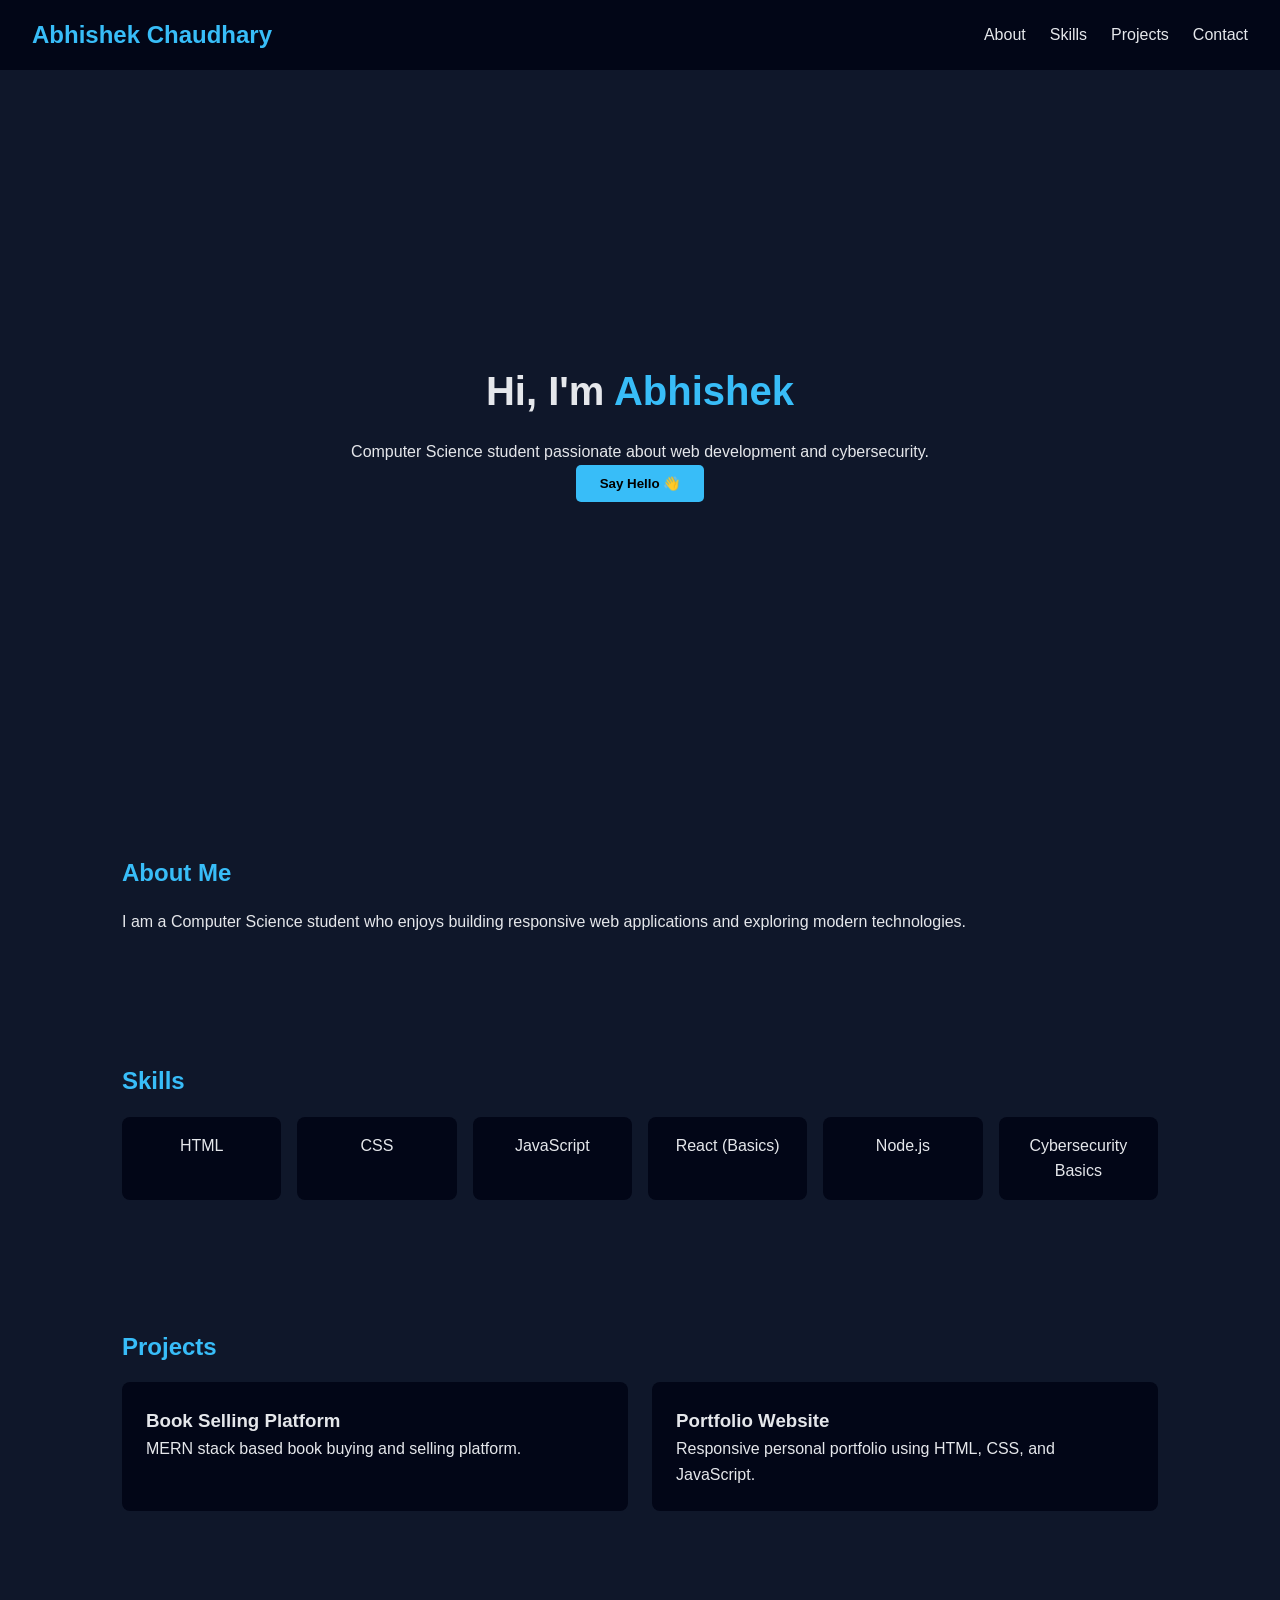
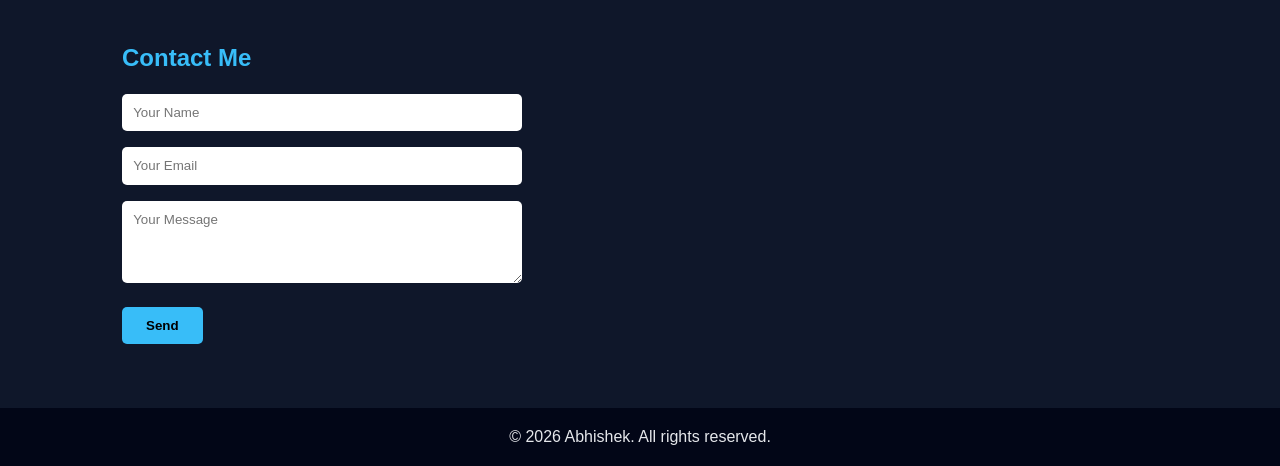
<file: index.html>
<!DOCTYPE html>
<html lang="en">
<head>
  <meta charset="UTF-8" />
  <meta name="viewport" content="width=device-width, initial-scale=1.0" />
  <title>Abhishek Chaudhary| Portfolio</title>
  <link rel="stylesheet" href="style.css" />
</head>

<body>

  <!-- Navbar -->
  <header>
    <nav>
      <h1>Abhishek Chaudhary</h1>
      <ul>
        <li><a href="#about">About</a></li>
        <li><a href="#skills">Skills</a></li>
        <li><a href="#projects">Projects</a></li>
        <li><a href="#contact">Contact</a></li>
      </ul>
    </nav>
  </header>

  <!-- Hero Section -->
  <section class="hero">
    <div class="hero-text">
      <h1>Hi, I'm <span>Abhishek</span></h1>
      <p>
        Computer Science student passionate about web development and cybersecurity.
      </p>
      <button class="btn" onclick="sayHello()">Say Hello 👋</button>
    </div>
  </section>

  <!-- About -->
  <section id="about">
    <h2>About Me</h2>
    <p>
      I am a Computer Science student who enjoys building responsive web
      applications and exploring modern technologies.
    </p>
  </section>

  <!-- Skills -->
  <section id="skills">
    <h2>Skills</h2>
    <div class="skills">
      <div class="skill">HTML</div>
      <div class="skill">CSS</div>
      <div class="skill">JavaScript</div>
      <div class="skill">React (Basics)</div>
      <div class="skill">Node.js</div>
      <div class="skill">Cybersecurity Basics</div>
    </div>
  </section>

  <!-- Projects -->
  <section id="projects">
    <h2>Projects</h2>
    <div class="projects">
      <div class="project">
        <h3>Book Selling Platform</h3>
        <p>MERN stack based book buying and selling platform.</p>
      </div>
      <div class="project">
        <h3>Portfolio Website</h3>
        <p>Responsive personal portfolio using HTML, CSS, and JavaScript.</p>
      </div>
    </div>
  </section>

  <!-- Contact -->
  <section id="contact">
    <h2>Contact Me</h2>
    <form onsubmit="submitForm(event)">
      <input type="text" placeholder="Your Name" required />
      <input type="email" placeholder="Your Email" required />
      <textarea rows="4" placeholder="Your Message"></textarea>
      <button class="btn">Send</button>
    </form>
  </section>

  <!-- Footer -->
  <footer>
    © 2026 Abhishek. All rights reserved.
  </footer>

  <script src="script.js"></script>
</body>
</html>
</file>
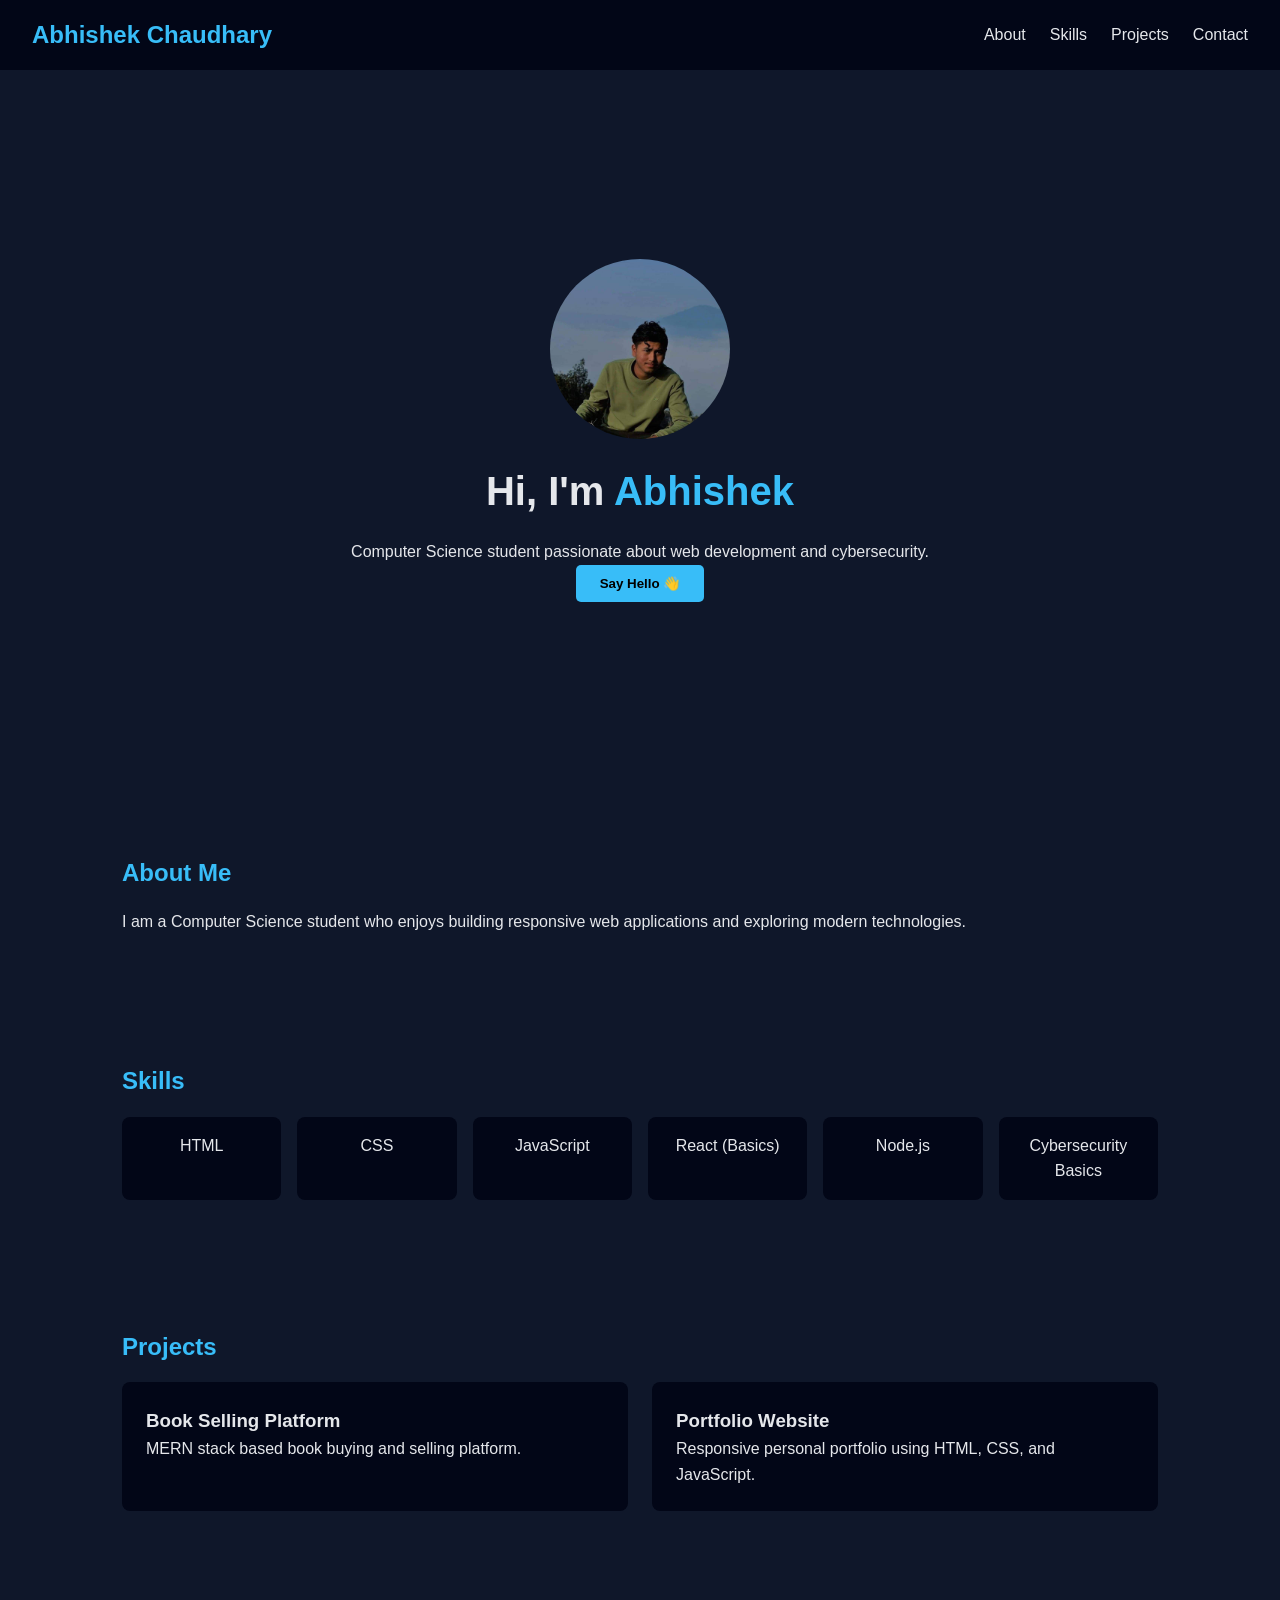
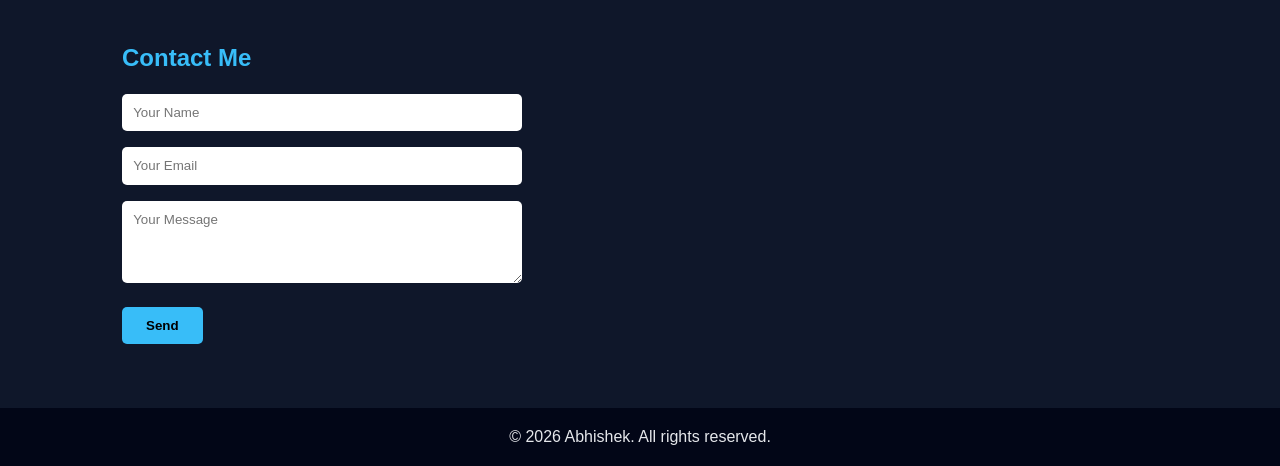
<file: My portfolio/index.html>
<!DOCTYPE html>
<html lang="en">
<head>
  <meta charset="UTF-8" />
  <meta name="viewport" content="width=device-width, initial-scale=1.0" />
  <title>Abhishek Chaudhary| Portfolio</title>
  <link rel="stylesheet" href="style.css" />
</head>

<body>

  <!-- Navbar -->
  <header>
    <nav>
      <h1>Abhishek Chaudhary</h1>
      <ul>
        <li><a href="#about">About</a></li>
        <li><a href="#skills">Skills</a></li>
        <li><a href="#projects">Projects</a></li>
        <li><a href="#contact">Contact</a></li>
      </ul>
    </nav>
  </header>

  <!-- Hero Section -->
  <section class="hero">
    <div class="hero-text">
      <img src="Image/Untitled.jpg" alt="Abhishek Chaudhary" class="profile-img">
      <h1>Hi, I'm <span>Abhishek</span></h1>
      <p>
        Computer Science student passionate about web development and cybersecurity.
      </p>
      <button class="btn" onclick="sayHello()">Say Hello 👋</button>
    </div>
  </section>

  <!-- About -->
  <section id="about">
    <h2>About Me</h2>
    <p>
      I am a Computer Science student who enjoys building responsive web
      applications and exploring modern technologies.
    </p>
  </section>

  <!-- Skills -->
  <section id="skills">
    <h2>Skills</h2>
    <div class="skills">
      <div class="skill">HTML</div>
      <div class="skill">CSS</div>
      <div class="skill">JavaScript</div>
      <div class="skill">React (Basics)</div>
      <div class="skill">Node.js</div>
      <div class="skill">Cybersecurity Basics</div>
    </div>
  </section>

  <!-- Projects -->
  <section id="projects">
    <h2>Projects</h2>
    <div class="projects">
      <div class="project">
        <h3>Book Selling Platform</h3>
        <p>MERN stack based book buying and selling platform.</p>
      </div>
      <div class="project">
        <h3>Portfolio Website</h3>
        <p>Responsive personal portfolio using HTML, CSS, and JavaScript.</p>
      </div>
    </div>
  </section>

  <!-- Contact -->
  <section id="contact">
    <h2>Contact Me</h2>
    <form onsubmit="submitForm(event)">
      <input type="text" placeholder="Your Name" required />
      <input type="email" placeholder="Your Email" required />
      <textarea rows="4" placeholder="Your Message"></textarea>
      <button class="btn">Send</button>
    </form>
  </section>

  <!-- Footer -->
  <footer>
    © 2026 Abhishek. All rights reserved.
  </footer>

  <script src="script.js"></script>
</body>
</html>
</file>
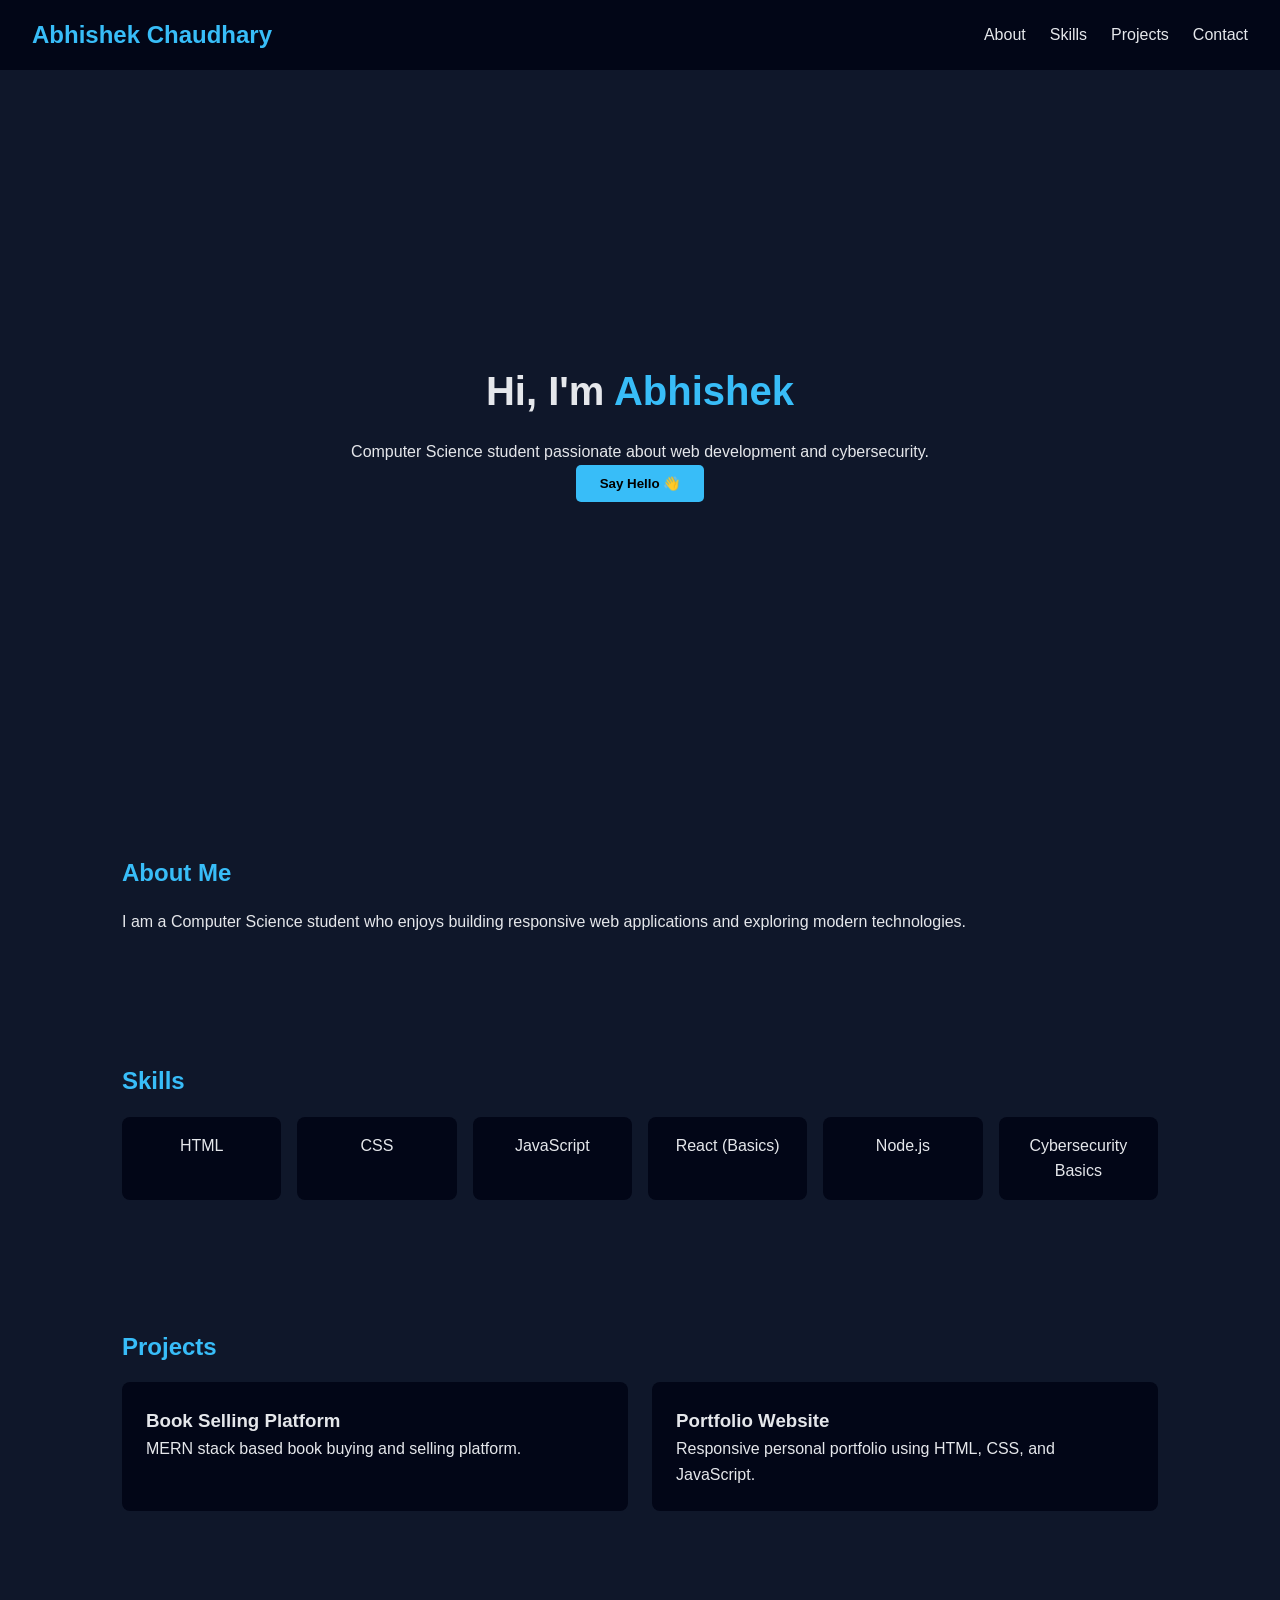
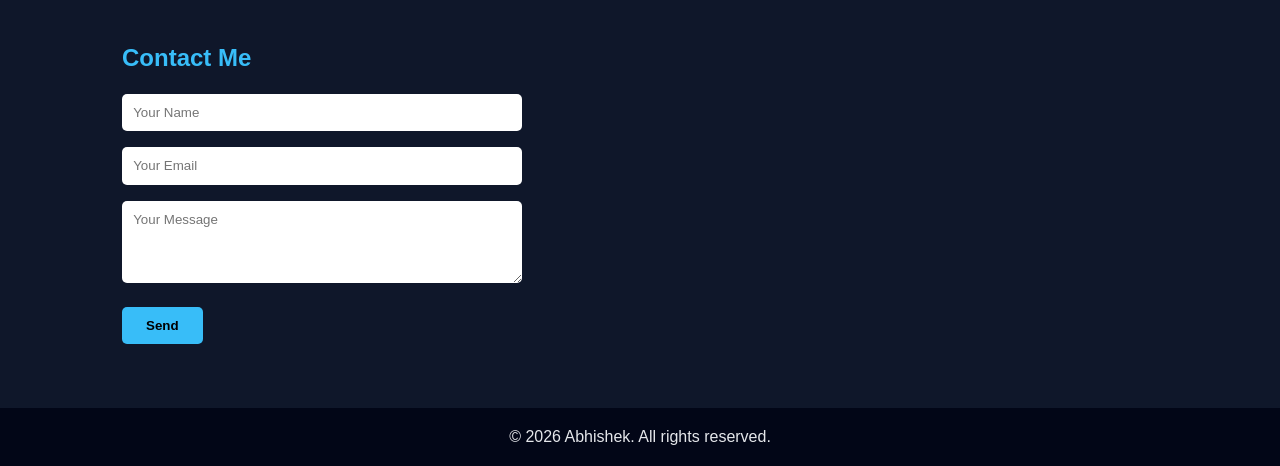
<file: portfolio/index.html>
<!DOCTYPE html>
<html lang="en">
<head>
  <meta charset="UTF-8" />
  <meta name="viewport" content="width=device-width, initial-scale=1.0" />
  <title>Abhishek Chaudhary| Portfolio</title>
  <link rel="stylesheet" href="style.css" />
</head>

<body>

  <!-- Navbar -->
  <header>
    <nav>
      <h1>Abhishek Chaudhary</h1>
      <ul>
        <li><a href="#about">About</a></li>
        <li><a href="#skills">Skills</a></li>
        <li><a href="#projects">Projects</a></li>
        <li><a href="#contact">Contact</a></li>
      </ul>
    </nav>
  </header>

  <!-- Hero Section -->
  <section class="hero">
    <div class="hero-text">
      <h1>Hi, I'm <span>Abhishek</span></h1>
      <p>
        Computer Science student passionate about web development and cybersecurity.
      </p>
      <button class="btn" onclick="sayHello()">Say Hello 👋</button>
    </div>
  </section>

  <!-- About -->
  <section id="about">
    <h2>About Me</h2>
    <p>
      I am a Computer Science student who enjoys building responsive web
      applications and exploring modern technologies.
    </p>
  </section>

  <!-- Skills -->
  <section id="skills">
    <h2>Skills</h2>
    <div class="skills">
      <div class="skill">HTML</div>
      <div class="skill">CSS</div>
      <div class="skill">JavaScript</div>
      <div class="skill">React (Basics)</div>
      <div class="skill">Node.js</div>
      <div class="skill">Cybersecurity Basics</div>
    </div>
  </section>

  <!-- Projects -->
  <section id="projects">
    <h2>Projects</h2>
    <div class="projects">
      <div class="project">
        <h3>Book Selling Platform</h3>
        <p>MERN stack based book buying and selling platform.</p>
      </div>
      <div class="project">
        <h3>Portfolio Website</h3>
        <p>Responsive personal portfolio using HTML, CSS, and JavaScript.</p>
      </div>
    </div>
  </section>

  <!-- Contact -->
  <section id="contact">
    <h2>Contact Me</h2>
    <form onsubmit="submitForm(event)">
      <input type="text" placeholder="Your Name" required />
      <input type="email" placeholder="Your Email" required />
      <textarea rows="4" placeholder="Your Message"></textarea>
      <button class="btn">Send</button>
    </form>
  </section>

  <!-- Footer -->
  <footer>
    © 2026 Abhishek. All rights reserved.
  </footer>

  <script src="script.js"></script>
</body>
</html>
</file>
<file: style.css>
/* Reset */
* {
  margin: 0;
  padding: 0;
  box-sizing: border-box;
  font-family: Arial, Helvetica, sans-serif;
}

body {
  background: #0f172a;
  color: #e5e7eb;
  line-height: 1.6;
}

/* Navbar */
header {
  background: #020617;
  padding: 1rem 2rem;
  position: sticky;
  top: 0;
}

nav {
  display: flex;
  justify-content: space-between;
  align-items: center;
}

nav h1 {
  color: #38bdf8;
}

nav ul {
  list-style: none;
  display: flex;
  gap: 1.5rem;
}

nav a {
  color: #e5e7eb;
  text-decoration: none;
}

nav a:hover {
  color: #38bdf8;
}

/* Sections */
section {
  padding: 4rem 2rem;
  max-width: 1100px;
  margin: auto;
}

h2 {
  color: #38bdf8;
  margin-bottom: 1rem;
}

/* Hero */
.hero {
  min-height: 80vh;
  display: flex;
  align-items: center;
  justify-content: center;
  text-align: center;
}

.hero-text h1 {
  font-size: 2.5rem;
  margin-bottom: 1rem;
}

.hero-text span {
  color: #38bdf8;
}

.btn {
  padding: 0.7rem 1.5rem;
  background: #38bdf8;
  border: none;
  border-radius: 5px;
  cursor: pointer;
  font-weight: bold;
}

/* Skills */
.skills {
  display: grid;
  grid-template-columns: repeat(auto-fit, minmax(150px, 1fr));
  gap: 1rem;
}

.skill {
  background: #020617;
  padding: 1rem;
  text-align: center;
  border-radius: 8px;
}

/* Projects */
.projects {
  display: grid;
  grid-template-columns: repeat(auto-fit, minmax(250px, 1fr));
  gap: 1.5rem;
}

.project {
  background: #020617;
  padding: 1.5rem;
  border-radius: 8px;
}

/* Contact */
form {
  max-width: 400px;
}

input,
textarea {
  width: 100%;
  padding: 0.7rem;
  margin-bottom: 1rem;
  border-radius: 5px;
  border: none;
}

/* Footer */
footer {
  text-align: center;
  padding: 1rem;
  background: #020617;
}

/* Responsive */
@media (max-width: 768px) {
  nav ul {
    display: none;
  }
}
</file>
<file: My portfolio/style.css>
/* Reset */
* {
  margin: 0;
  padding: 0;
  box-sizing: border-box;
  font-family: Arial, Helvetica, sans-serif;
}

body {
  background: #0f172a;
  color: #e5e7eb;
  line-height: 1.6;
}

/* Navbar */
header {
  background: #020617;
  padding: 1rem 2rem;
  position: sticky;
  top: 0;
}

nav {
  display: flex;
  justify-content: space-between;
  align-items: center;
}

nav h1 {
  color: #38bdf8;
}

nav ul {
  list-style: none;
  display: flex;
  gap: 1.5rem;
}

nav a {
  color: #e5e7eb;
  text-decoration: none;
}

nav a:hover {
  color: #38bdf8;
}

/* Sections */
section {
  padding: 4rem 2rem;
  max-width: 1100px;
  margin: auto;
}

h2 {
  color: #38bdf8;
  margin-bottom: 1rem;
}

/* Hero */
.hero {
  min-height: 80vh;
  display: flex;
  align-items: center;
  justify-content: center;
  text-align: center;
}

.hero-text h1 {
  font-size: 2.5rem;
  margin-bottom: 1rem;
}

.hero-text span {
  color: #38bdf8;
}

.btn {
  padding: 0.7rem 1.5rem;
  background: #38bdf8;
  border: none;
  border-radius: 5px;
  cursor: pointer;
  font-weight: bold;
}

/* Skills */
.skills {
  display: grid;
  grid-template-columns: repeat(auto-fit, minmax(150px, 1fr));
  gap: 1rem;
}

.skill {
  background: #020617;
  padding: 1rem;
  text-align: center;
  border-radius: 8px;
}

/* Projects */
.projects {
  display: grid;
  grid-template-columns: repeat(auto-fit, minmax(250px, 1fr));
  gap: 1.5rem;
}

.project {
  background: #020617;
  padding: 1.5rem;
  border-radius: 8px;
}

.profile-img{
  width:180px;
  height:180px;
  border-radius:50%;
  object-fit:cover;
  display:block;
  margin:0 auto 20px;
}

/* Contact */
form {
  max-width: 400px;
}

input,
textarea {
  width: 100%;
  padding: 0.7rem;
  margin-bottom: 1rem;
  border-radius: 5px;
  border: none;
}

/* Footer */
footer {
  text-align: center;
  padding: 1rem;
  background: #020617;
}

/* Responsive */
@media (max-width: 768px) {
  nav ul {
    display: none;
  }
}
</file>
<file: portfolio/style.css>
/* Reset */
* {
  margin: 0;
  padding: 0;
  box-sizing: border-box;
  font-family: Arial, Helvetica, sans-serif;
}

body {
  background: #0f172a;
  color: #e5e7eb;
  line-height: 1.6;
}

/* Navbar */
header {
  background: #020617;
  padding: 1rem 2rem;
  position: sticky;
  top: 0;
}

nav {
  display: flex;
  justify-content: space-between;
  align-items: center;
}

nav h1 {
  color: #38bdf8;
}

nav ul {
  list-style: none;
  display: flex;
  gap: 1.5rem;
}

nav a {
  color: #e5e7eb;
  text-decoration: none;
}

nav a:hover {
  color: #38bdf8;
}

/* Sections */
section {
  padding: 4rem 2rem;
  max-width: 1100px;
  margin: auto;
}

h2 {
  color: #38bdf8;
  margin-bottom: 1rem;
}

/* Hero */
.hero {
  min-height: 80vh;
  display: flex;
  align-items: center;
  justify-content: center;
  text-align: center;
}

.hero-text h1 {
  font-size: 2.5rem;
  margin-bottom: 1rem;
}

.hero-text span {
  color: #38bdf8;
}

.btn {
  padding: 0.7rem 1.5rem;
  background: #38bdf8;
  border: none;
  border-radius: 5px;
  cursor: pointer;
  font-weight: bold;
}

/* Skills */
.skills {
  display: grid;
  grid-template-columns: repeat(auto-fit, minmax(150px, 1fr));
  gap: 1rem;
}

.skill {
  background: #020617;
  padding: 1rem;
  text-align: center;
  border-radius: 8px;
}

/* Projects */
.projects {
  display: grid;
  grid-template-columns: repeat(auto-fit, minmax(250px, 1fr));
  gap: 1.5rem;
}

.project {
  background: #020617;
  padding: 1.5rem;
  border-radius: 8px;
}

/* Contact */
form {
  max-width: 400px;
}

input,
textarea {
  width: 100%;
  padding: 0.7rem;
  margin-bottom: 1rem;
  border-radius: 5px;
  border: none;
}

/* Footer */
footer {
  text-align: center;
  padding: 1rem;
  background: #020617;
}

/* Responsive */
@media (max-width: 768px) {
  nav ul {
    display: none;
  }
}
</file>
